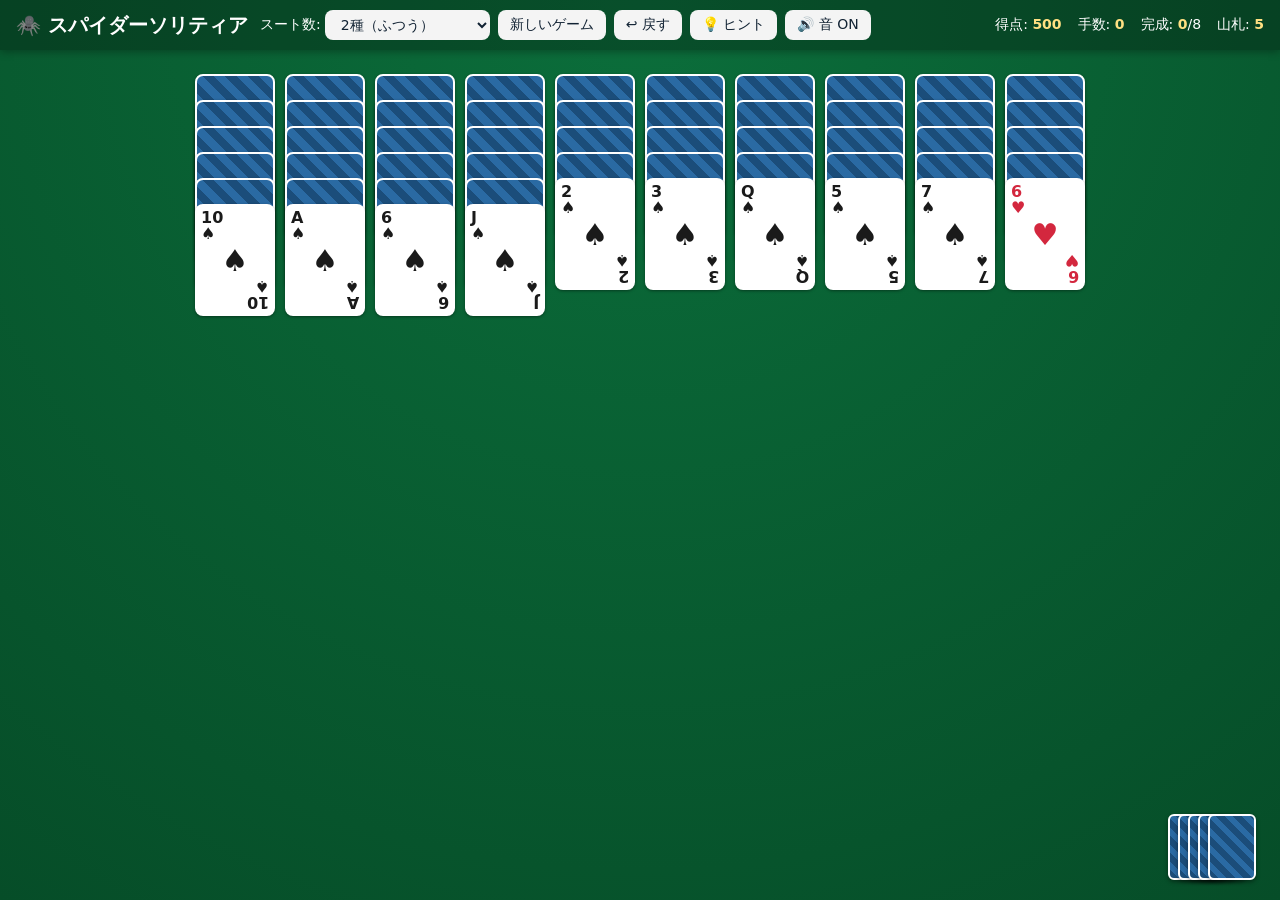
<file: index.html>
<!DOCTYPE html>
<html lang="ja">
<head>
<meta charset="UTF-8">
<meta name="viewport" content="width=device-width, initial-scale=1.0">
<title>スパイダーソリティア</title>
<link rel="stylesheet" href="style.css">
</head>
<body>
  <header class="topbar">
    <h1>🕷️ スパイダーソリティア</h1>
    <div class="controls">
      <label class="difficulty">
        スート数:
        <select id="suitSelect">
          <option value="1">1種（やさしい）</option>
          <option value="2" selected>2種（ふつう）</option>
          <option value="4">4種（むずかしい）</option>
        </select>
      </label>
      <button id="newGameBtn">新しいゲーム</button>
      <button id="undoBtn" title="一手戻す">↩ 戻す</button>
      <button id="hintBtn" title="ヒント">💡 ヒント</button>
      <button id="soundBtn" title="効果音の切り替え">🔊 音 ON</button>
    </div>
    <div class="stats">
      <span>得点: <b id="score">500</b></span>
      <span>手数: <b id="moves">0</b></span>
      <span>完成: <b id="completed">0</b>/8</span>
      <span>山札: <b id="stockCount">5</b></span>
    </div>
  </header>

  <main id="board" class="board"></main>

  <div id="stockArea" class="stock-area" title="クリックで配る">
    <div id="stockPile" class="stock-pile"></div>
  </div>

  <div id="winOverlay" class="overlay hidden">
    <div class="overlay-card">
      <h2>🎉 クリア！</h2>
      <p id="winText"></p>
      <button id="winNewGameBtn">もう一度遊ぶ</button>
    </div>
  </div>

  <script src="game.js"></script>
</body>
</html>
</file>
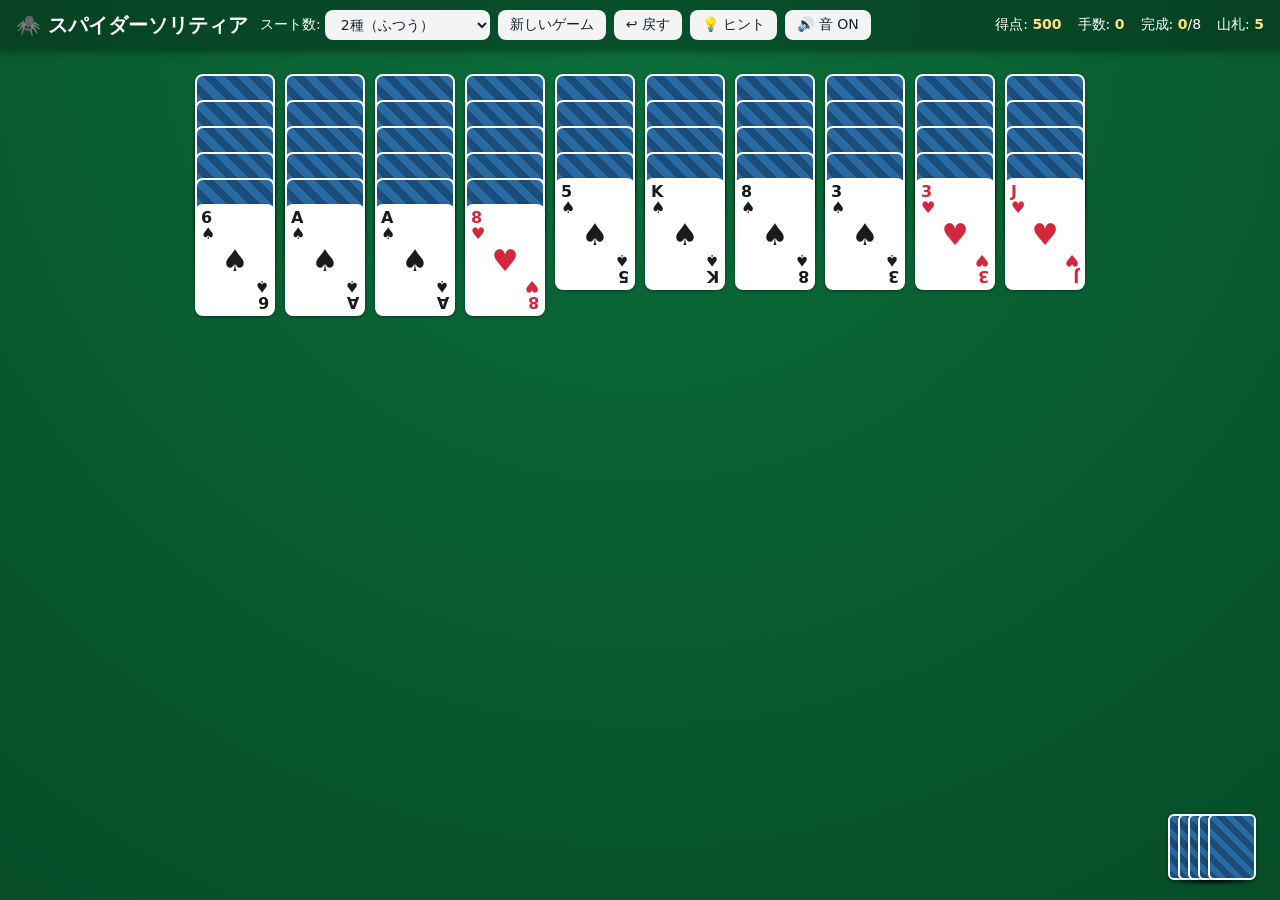
<file: spider.html>
<!DOCTYPE html>
<html lang="ja">
<head>
<meta charset="UTF-8">
<meta name="viewport" content="width=device-width, initial-scale=1.0">
<title>スパイダーソリティア</title>
<style>
* { box-sizing: border-box; margin: 0; padding: 0; }

:root {
  --card-w: 80px;
  --card-h: 112px;
  --stack-offset: 26px;
  --felt: #0b6e3b;
  --felt-dark: #064d28;
}

body {
  font-family: "Hiragino Kaku Gothic ProN", "Yu Gothic", "Meiryo", system-ui, sans-serif;
  background: radial-gradient(circle at 50% 0%, var(--felt) 0%, var(--felt-dark) 100%);
  color: #fff;
  min-height: 100vh;
  padding-bottom: 160px;
  user-select: none;
  -webkit-user-select: none;
}

.topbar {
  display: flex;
  flex-wrap: wrap;
  align-items: center;
  gap: 12px;
  padding: 10px 16px;
  background: rgba(0, 0, 0, 0.28);
  box-shadow: 0 2px 8px rgba(0, 0, 0, 0.3);
  position: sticky;
  top: 0;
  z-index: 50;
}

.topbar h1 { font-size: 20px; white-space: nowrap; }

.controls { display: flex; flex-wrap: wrap; gap: 8px; align-items: center; }

.controls button, .difficulty select {
  font: inherit;
  font-size: 14px;
  padding: 6px 12px;
  border: none;
  border-radius: 8px;
  background: #f4f4f4;
  color: #123;
  cursor: pointer;
  transition: transform 0.08s, background 0.15s;
}
.controls button:hover { background: #fff; }
.controls button:active { transform: scale(0.95); }
.difficulty { font-size: 14px; display: flex; align-items: center; gap: 4px; }

.stats {
  display: flex;
  gap: 16px;
  margin-left: auto;
  font-size: 14px;
  white-space: nowrap;
}
.stats b { color: #ffe082; }

.board {
  display: grid;
  grid-template-columns: repeat(10, var(--card-w));
  gap: 10px;
  justify-content: center;
  padding: 24px 12px;
  min-height: 400px;
}

.column {
  position: relative;
  width: var(--card-w);
  min-height: var(--card-h);
  border-radius: 8px;
}
.column.empty-slot {
  border: 2px dashed rgba(255, 255, 255, 0.25);
}
.column.drop-target::after {
  content: "";
  position: absolute;
  inset: 0;
  border-radius: 8px;
  border: 3px solid #ffe082;
  box-shadow: 0 0 14px #ffe082;
  pointer-events: none;
}

.card {
  position: absolute;
  width: var(--card-w);
  height: var(--card-h);
  border-radius: 8px;
  background: #fff;
  box-shadow: 0 1px 3px rgba(0, 0, 0, 0.4);
  cursor: pointer;
  display: flex;
  flex-direction: column;
  justify-content: space-between;
  padding: 6px;
  font-weight: 700;
  transition: box-shadow 0.1s;
}
.card.red { color: #d3273e; }
.card.black { color: #1a1a1a; }

.card .corner { font-size: 16px; line-height: 1; }
.card .corner.bottom { align-self: flex-end; transform: rotate(180deg); }
.card .center { font-size: 30px; text-align: center; }

.card.face-down {
  background: repeating-linear-gradient(45deg, #1b4d7a, #1b4d7a 8px, #2a6aa3 8px, #2a6aa3 16px);
  border: 2px solid #fff;
  color: transparent;
}
.card.face-down .corner, .card.face-down .center { visibility: hidden; }

.card.selected {
  box-shadow: 0 0 0 3px #ffe082, 0 4px 10px rgba(0, 0, 0, 0.5);
  transform: translateY(-4px);
}
.card.hint {
  animation: hintPulse 0.6s ease-in-out 3;
}
@keyframes hintPulse {
  0%, 100% { box-shadow: 0 1px 3px rgba(0,0,0,0.4); }
  50% { box-shadow: 0 0 0 4px #4fc3f7, 0 0 16px #4fc3f7; }
}

.stock-area {
  position: fixed;
  bottom: 20px;
  right: 24px;
  z-index: 40;
}
.stock-pile {
  display: flex;
  cursor: pointer;
}
.stock-pile .deck-back {
  width: 48px;
  height: 66px;
  border-radius: 6px;
  background: repeating-linear-gradient(45deg, #1b4d7a, #1b4d7a 6px, #2a6aa3 6px, #2a6aa3 12px);
  border: 2px solid #fff;
  margin-left: -38px;
  box-shadow: 0 2px 4px rgba(0, 0, 0, 0.4);
}
.stock-pile .deck-back:first-child { margin-left: 0; }
.stock-pile.disabled { opacity: 0.35; cursor: not-allowed; }

.overlay {
  position: fixed;
  inset: 0;
  background: rgba(0, 0, 0, 0.65);
  display: flex;
  align-items: center;
  justify-content: center;
  z-index: 100;
}
.overlay.hidden { display: none; }
.overlay-card {
  background: #fff;
  color: #123;
  padding: 32px 48px;
  border-radius: 16px;
  text-align: center;
  box-shadow: 0 10px 40px rgba(0, 0, 0, 0.5);
}
.overlay-card h2 { font-size: 32px; margin-bottom: 12px; }
.overlay-card p { margin-bottom: 20px; font-size: 16px; }
.overlay-card button {
  font: inherit;
  font-size: 16px;
  padding: 10px 24px;
  border: none;
  border-radius: 10px;
  background: var(--felt);
  color: #fff;
  cursor: pointer;
}
.overlay-card button:hover { background: var(--felt-dark); }

@media (max-width: 880px) {
  :root { --card-w: 58px; --card-h: 82px; --stack-offset: 19px; }
  .board { grid-template-columns: repeat(10, var(--card-w)); gap: 5px; }
  .card .center { font-size: 22px; }
  .card .corner { font-size: 12px; }
  .topbar h1 { font-size: 16px; }
}

</style>
</head>
<body>
  <header class="topbar">
    <h1>🕷️ スパイダーソリティア</h1>
    <div class="controls">
      <label class="difficulty">
        スート数:
        <select id="suitSelect">
          <option value="1">1種（やさしい）</option>
          <option value="2" selected>2種（ふつう）</option>
          <option value="4">4種（むずかしい）</option>
        </select>
      </label>
      <button id="newGameBtn">新しいゲーム</button>
      <button id="undoBtn" title="一手戻す">↩ 戻す</button>
      <button id="hintBtn" title="ヒント">💡 ヒント</button>
      <button id="soundBtn" title="効果音の切り替え">🔊 音 ON</button>
    </div>
    <div class="stats">
      <span>得点: <b id="score">500</b></span>
      <span>手数: <b id="moves">0</b></span>
      <span>完成: <b id="completed">0</b>/8</span>
      <span>山札: <b id="stockCount">5</b></span>
    </div>
  </header>

  <main id="board" class="board"></main>

  <div id="stockArea" class="stock-area" title="クリックで配る">
    <div id="stockPile" class="stock-pile"></div>
  </div>

  <div id="winOverlay" class="overlay hidden">
    <div class="overlay-card">
      <h2>🎉 クリア！</h2>
      <p id="winText"></p>
      <button id="winNewGameBtn">もう一度遊ぶ</button>
    </div>
  </div>

  <script>
/* スパイダーソリティア — 効果音付き
 * 効果音は Web Audio API で生成（外部ファイル不要）
 */
(() => {
  "use strict";

  const SUITS = ["♠", "♥", "♦", "♣"];
  const RED = new Set(["♥", "♦"]);
  const RANKS = ["A", "2", "3", "4", "5", "6", "7", "8", "9", "10", "J", "Q", "K"];
  const NUM_COLUMNS = 10;

  // ---------- 効果音（Web Audio） ----------
  const Sound = {
    ctx: null,
    enabled: true,
    ensure() {
      if (!this.ctx) {
        const AC = window.AudioContext || window.webkitAudioContext;
        if (AC) this.ctx = new AC();
      }
      if (this.ctx && this.ctx.state === "suspended") this.ctx.resume();
    },
    tone(freq, dur, type = "sine", gain = 0.15, when = 0) {
      if (!this.enabled || !this.ctx) return;
      const t0 = this.ctx.currentTime + when;
      const osc = this.ctx.createOscillator();
      const g = this.ctx.createGain();
      osc.type = type;
      osc.frequency.setValueAtTime(freq, t0);
      g.gain.setValueAtTime(0, t0);
      g.gain.linearRampToValueAtTime(gain, t0 + 0.008);
      g.gain.exponentialRampToValueAtTime(0.0001, t0 + dur);
      osc.connect(g).connect(this.ctx.destination);
      osc.start(t0);
      osc.stop(t0 + dur + 0.02);
    },
    // カードを置く
    place() { this.ensure(); this.tone(330, 0.08, "triangle", 0.18); },
    // カードを拾う/選択
    pick() { this.ensure(); this.tone(520, 0.05, "sine", 0.12); },
    // 配る（パラパラ）
    deal() {
      this.ensure();
      for (let i = 0; i < 5; i++) this.tone(260 + Math.random() * 80, 0.05, "triangle", 0.08, i * 0.05);
    },
    // 無効な操作
    invalid() { this.ensure(); this.tone(160, 0.18, "sawtooth", 0.12); },
    // 1スート完成
    complete() {
      this.ensure();
      [523, 659, 784, 1047].forEach((f, i) => this.tone(f, 0.18, "sine", 0.18, i * 0.09));
    },
    // クリア（ファンファーレ）
    win() {
      this.ensure();
      const notes = [523, 587, 659, 784, 880, 1047, 1318];
      notes.forEach((f, i) => this.tone(f, 0.28, "triangle", 0.2, i * 0.12));
    },
    // 戻す
    undo() { this.ensure(); this.tone(400, 0.06, "sine", 0.1); this.tone(300, 0.06, "sine", 0.1, 0.06); },
  };

  // ---------- ゲーム状態 ----------
  let state = null;

  function makeCard(suit, rank) {
    return { suit, rank, value: RANKS.indexOf(rank) + 1, faceUp: false };
  }

  function buildDeck(numSuits) {
    // スパイダーは常に104枚（8デッキ分のランク）。指定スート数を循環使用。
    const usedSuits = SUITS.slice(0, numSuits);
    const deck = [];
    const copies = 8 / numSuits; // 1→8, 2→4, 4→2
    for (let c = 0; c < copies; c++) {
      for (const suit of usedSuits) {
        for (const rank of RANKS) deck.push(makeCard(suit, rank));
      }
    }
    return deck; // 104枚
  }

  function shuffle(arr) {
    for (let i = arr.length - 1; i > 0; i--) {
      const j = Math.floor(Math.random() * (i + 1));
      [arr[i], arr[j]] = [arr[j], arr[i]];
    }
    return arr;
  }

  function newGame(numSuits) {
    const deck = shuffle(buildDeck(numSuits));
    const columns = Array.from({ length: NUM_COLUMNS }, () => []);
    // 最初の4列は6枚、残り6列は5枚 = 54枚
    for (let i = 0; i < 54; i++) {
      const col = i % NUM_COLUMNS;
      columns[col].push(deck.pop());
    }
    // 各列の一番上だけ表向き
    for (const col of columns) {
      if (col.length) col[col.length - 1].faceUp = true;
    }
    // 残り50枚を10枚ずつ5回の山札に
    const stock = [];
    while (deck.length) stock.push(deck.splice(0, NUM_COLUMNS));

    state = {
      numSuits,
      columns,
      stock,
      completed: 0,
      score: 500,
      moves: 0,
      selected: null, // { col, index }
      history: [],
      won: false,
    };
    render();
  }

  // ---------- 連続列の判定 ----------
  // index から末尾までが「同スートで降順に連続」しているか
  function isMovableSequence(col, index) {
    const cards = state.columns[col];
    if (index < 0 || index >= cards.length) return false;
    if (!cards[index].faceUp) return false;
    for (let i = index; i < cards.length - 1; i++) {
      const a = cards[i], b = cards[i + 1];
      if (a.suit !== b.suit) return false;
      if (a.value !== b.value + 1) return false;
    }
    return true;
  }

  function canDropOn(targetCol, movingValue) {
    const cards = state.columns[targetCol];
    if (cards.length === 0) return true; // 空列には何でも置ける
    const top = cards[cards.length - 1];
    return top.faceUp && top.value === movingValue + 1;
  }

  // ---------- 操作 ----------
  function snapshot() {
    return JSON.stringify({
      columns: state.columns,
      stock: state.stock,
      completed: state.completed,
      score: state.score,
      moves: state.moves,
    });
  }

  function pushHistory() {
    state.history.push(snapshot());
    if (state.history.length > 200) state.history.shift();
  }

  function undo() {
    if (!state.history.length) { Sound.invalid(); return; }
    const snap = JSON.parse(state.history.pop());
    state.columns = snap.columns;
    state.stock = snap.stock;
    state.completed = snap.completed;
    state.score = snap.score;
    state.moves = snap.moves;
    state.selected = null;
    state.won = false;
    Sound.undo();
    render();
  }

  function selectAt(col, index) {
    if (isMovableSequence(col, index)) {
      state.selected = { col, index };
      Sound.pick();
    } else {
      Sound.invalid();
      state.selected = null;
    }
    render();
  }

  function tryMoveTo(targetCol) {
    const sel = state.selected;
    if (!sel) return false;
    const moving = state.columns[sel.col].slice(sel.index);
    if (sel.col === targetCol) { state.selected = null; render(); return false; }
    if (!canDropOn(targetCol, moving[0].value)) {
      Sound.invalid();
      state.selected = null;
      render();
      return false;
    }
    pushHistory();
    state.columns[sel.col].splice(sel.index);
    state.columns[targetCol].push(...moving);
    // 移動元の新しい末尾を表向きに
    const src = state.columns[sel.col];
    if (src.length && !src[src.length - 1].faceUp) src[src.length - 1].faceUp = true;
    state.score -= 1;
    state.moves += 1;
    state.selected = null;
    Sound.place();
    checkCompletedSequences(targetCol);
    render();
    checkWin();
    return true;
  }

  // K→A の同スート13枚が揃ったら除去
  function checkCompletedSequences(col) {
    const cards = state.columns[col];
    if (cards.length < 13) return;
    const start = cards.length - 13;
    for (let i = start; i < cards.length; i++) {
      if (!cards[i].faceUp) return;
    }
    // 末尾13枚が K(13)→A(1) 同スート連番か
    for (let i = start; i < cards.length; i++) {
      if (cards[i].value !== 13 - (i - start)) return;
      if (cards[i].suit !== cards[start].suit) return;
    }
    cards.splice(start, 13);
    if (cards.length && !cards[cards.length - 1].faceUp) {
      cards[cards.length - 1].faceUp = true;
    }
    state.completed += 1;
    state.score += 100;
    Sound.complete();
  }

  function dealFromStock() {
    if (!state.stock.length) { Sound.invalid(); return; }
    // 空の列があると配れない（ルール）
    if (state.columns.some(c => c.length === 0)) {
      Sound.invalid();
      flashMessage();
      return;
    }
    pushHistory();
    const row = state.stock.pop();
    row.forEach((card, i) => {
      card.faceUp = true;
      state.columns[i].push(card);
    });
    state.moves += 1;
    Sound.deal();
    // 配った後に完成列ができることもある
    for (let c = 0; c < NUM_COLUMNS; c++) checkCompletedSequences(c);
    render();
    checkWin();
  }

  function flashMessage() {
    const el = document.getElementById("stockCount");
    el.style.color = "#ff5252";
    setTimeout(() => { el.style.color = ""; }, 500);
  }

  function checkWin() {
    if (state.completed >= 8 && !state.won) {
      state.won = true;
      Sound.win();
      const win = document.getElementById("winOverlay");
      document.getElementById("winText").textContent =
        `得点 ${state.score} ／ 手数 ${state.moves} でクリアしました！`;
      win.classList.remove("hidden");
    }
  }

  // ---------- ヒント ----------
  function showHint() {
    // 移動可能な手を探す（より長い列・実のある移動を優先）
    let best = null;
    for (let from = 0; from < NUM_COLUMNS; from++) {
      const cards = state.columns[from];
      for (let i = 0; i < cards.length; i++) {
        if (!isMovableSequence(from, i)) continue;
        const moving = cards.slice(i);
        for (let to = 0; to < NUM_COLUMNS; to++) {
          if (to === from) continue;
          if (!canDropOn(to, moving[0].value)) continue;
          const target = state.columns[to];
          // 同スートに繋がる手を高評価
          let scoreH = moving.length;
          if (target.length && target[target.length - 1].suit === moving[0].suit) scoreH += 50;
          if (target.length === 0) scoreH -= 5; // 空列移動は後回し
          if (i > 0 && !cards[i - 1].faceUp) scoreH += 20; // 裏向きを表に出せる
          if (!best || scoreH > best.scoreH) best = { from, i, to, scoreH };
        }
      }
    }
    if (!best) {
      Sound.invalid();
      flashMessage();
      return;
    }
    Sound.pick();
    render();
    // 対象カードを点滅
    const colEl = document.querySelector(`.column[data-col="${best.from}"]`);
    if (colEl) {
      const cardEls = colEl.querySelectorAll(".card");
      if (cardEls[best.i]) cardEls[best.i].classList.add("hint");
    }
    const targetEl = document.querySelector(`.column[data-col="${best.to}"]`);
    if (targetEl) {
      const cardEls = targetEl.querySelectorAll(".card");
      const last = cardEls[cardEls.length - 1];
      if (last) last.classList.add("hint");
      else targetEl.classList.add("hint");
    }
  }

  // ---------- 描画 ----------
  const board = document.getElementById("board");

  function render() {
    board.innerHTML = "";
    state.columns.forEach((cards, col) => {
      const colEl = document.createElement("div");
      colEl.className = "column" + (cards.length === 0 ? " empty-slot" : "");
      colEl.dataset.col = col;
      colEl.style.height =
        (cards.length ? (cards.length - 1) * stackOffset() + cardHeight() : cardHeight()) + "px";

      cards.forEach((card, index) => {
        const cardEl = document.createElement("div");
        cardEl.className = "card " + (card.faceUp ? (RED.has(card.suit) ? "red" : "black") : "face-down");
        cardEl.style.top = index * stackOffset() + "px";
        if (state.selected && state.selected.col === col && index >= state.selected.index) {
          cardEl.classList.add("selected");
        }
        if (card.faceUp) {
          cardEl.innerHTML =
            `<div class="corner top">${card.rank}<br>${card.suit}</div>` +
            `<div class="center">${card.suit}</div>` +
            `<div class="corner bottom">${card.rank}<br>${card.suit}</div>`;
        }
        cardEl.addEventListener("click", (e) => {
          e.stopPropagation();
          onCardClick(col, index);
        });
        colEl.appendChild(cardEl);
      });

      // 列（空白部分含む）クリックで移動先に
      colEl.addEventListener("click", () => onColumnClick(col));
      board.appendChild(colEl);
    });
    updateStats();
    renderStock();
  }

  function onCardClick(col, index) {
    if (state.won) return;
    if (state.selected) {
      // 選択中 → 同じ列の別カードを選び直すか、移動先指定
      if (state.selected.col === col) {
        // 自分の列をクリック：選択し直し or 解除
        if (index === state.selected.index) { state.selected = null; render(); return; }
        selectAt(col, index);
        return;
      }
      tryMoveTo(col);
    } else {
      selectAt(col, index);
    }
  }

  function onColumnClick(col) {
    if (state.won) return;
    if (state.selected) tryMoveTo(col);
  }

  function renderStock() {
    const pile = document.getElementById("stockPile");
    pile.innerHTML = "";
    const count = state.stock.length;
    pile.classList.toggle("disabled", count === 0);
    for (let i = 0; i < count; i++) {
      const back = document.createElement("div");
      back.className = "deck-back";
      pile.appendChild(back);
    }
    document.getElementById("stockCount").textContent = count;
  }

  function updateStats() {
    document.getElementById("score").textContent = state.score;
    document.getElementById("moves").textContent = state.moves;
    document.getElementById("completed").textContent = state.completed;
  }

  function stackOffset() {
    return parseInt(getComputedStyle(document.documentElement).getPropertyValue("--stack-offset"));
  }
  function cardHeight() {
    return parseInt(getComputedStyle(document.documentElement).getPropertyValue("--card-h"));
  }

  // ---------- UI 配線 ----------
  document.getElementById("newGameBtn").addEventListener("click", () => {
    Sound.ensure();
    newGame(parseInt(document.getElementById("suitSelect").value));
  });
  document.getElementById("suitSelect").addEventListener("change", (e) => {
    newGame(parseInt(e.target.value));
  });
  document.getElementById("undoBtn").addEventListener("click", undo);
  document.getElementById("hintBtn").addEventListener("click", () => { Sound.ensure(); showHint(); });
  document.getElementById("stockArea").addEventListener("click", () => { Sound.ensure(); dealFromStock(); });
  document.getElementById("winNewGameBtn").addEventListener("click", () => {
    document.getElementById("winOverlay").classList.add("hidden");
    newGame(parseInt(document.getElementById("suitSelect").value));
  });

  const soundBtn = document.getElementById("soundBtn");
  soundBtn.addEventListener("click", () => {
    Sound.enabled = !Sound.enabled;
    Sound.ensure();
    soundBtn.textContent = Sound.enabled ? "🔊 音 ON" : "🔇 音 OFF";
    if (Sound.enabled) Sound.pick();
  });

  // 空白クリックで選択解除
  document.addEventListener("click", (e) => {
    if (state && state.selected && !e.target.closest(".column") && !e.target.closest(".stock-area")) {
      state.selected = null;
      render();
    }
  });

  // 初回スタート
  newGame(2);
})();

</script>
</body>
</html>
</file>
<file: style.css>
* { box-sizing: border-box; margin: 0; padding: 0; }

:root {
  --card-w: 80px;
  --card-h: 112px;
  --stack-offset: 26px;
  --felt: #0b6e3b;
  --felt-dark: #064d28;
}

body {
  font-family: "Hiragino Kaku Gothic ProN", "Yu Gothic", "Meiryo", system-ui, sans-serif;
  background: radial-gradient(circle at 50% 0%, var(--felt) 0%, var(--felt-dark) 100%);
  color: #fff;
  min-height: 100vh;
  padding-bottom: 160px;
  user-select: none;
  -webkit-user-select: none;
}

.topbar {
  display: flex;
  flex-wrap: wrap;
  align-items: center;
  gap: 12px;
  padding: 10px 16px;
  background: rgba(0, 0, 0, 0.28);
  box-shadow: 0 2px 8px rgba(0, 0, 0, 0.3);
  position: sticky;
  top: 0;
  z-index: 50;
}

.topbar h1 { font-size: 20px; white-space: nowrap; }

.controls { display: flex; flex-wrap: wrap; gap: 8px; align-items: center; }

.controls button, .difficulty select {
  font: inherit;
  font-size: 14px;
  padding: 6px 12px;
  border: none;
  border-radius: 8px;
  background: #f4f4f4;
  color: #123;
  cursor: pointer;
  transition: transform 0.08s, background 0.15s;
}
.controls button:hover { background: #fff; }
.controls button:active { transform: scale(0.95); }
.difficulty { font-size: 14px; display: flex; align-items: center; gap: 4px; }

.stats {
  display: flex;
  gap: 16px;
  margin-left: auto;
  font-size: 14px;
  white-space: nowrap;
}
.stats b { color: #ffe082; }

.board {
  display: grid;
  grid-template-columns: repeat(10, var(--card-w));
  gap: 10px;
  justify-content: center;
  padding: 24px 12px;
  min-height: 400px;
}

.column {
  position: relative;
  width: var(--card-w);
  min-height: var(--card-h);
  border-radius: 8px;
}
.column.empty-slot {
  border: 2px dashed rgba(255, 255, 255, 0.25);
}
.column.drop-target::after {
  content: "";
  position: absolute;
  inset: 0;
  border-radius: 8px;
  border: 3px solid #ffe082;
  box-shadow: 0 0 14px #ffe082;
  pointer-events: none;
}

.card {
  position: absolute;
  width: var(--card-w);
  height: var(--card-h);
  border-radius: 8px;
  background: #fff;
  box-shadow: 0 1px 3px rgba(0, 0, 0, 0.4);
  cursor: pointer;
  display: flex;
  flex-direction: column;
  justify-content: space-between;
  padding: 6px;
  font-weight: 700;
  transition: box-shadow 0.1s;
}
.card.red { color: #d3273e; }
.card.black { color: #1a1a1a; }

.card .corner { font-size: 16px; line-height: 1; }
.card .corner.bottom { align-self: flex-end; transform: rotate(180deg); }
.card .center { font-size: 30px; text-align: center; }

.card.face-down {
  background: repeating-linear-gradient(45deg, #1b4d7a, #1b4d7a 8px, #2a6aa3 8px, #2a6aa3 16px);
  border: 2px solid #fff;
  color: transparent;
}
.card.face-down .corner, .card.face-down .center { visibility: hidden; }

.card.selected {
  box-shadow: 0 0 0 3px #ffe082, 0 4px 10px rgba(0, 0, 0, 0.5);
  transform: translateY(-4px);
}
.card.hint {
  animation: hintPulse 0.6s ease-in-out 3;
}
@keyframes hintPulse {
  0%, 100% { box-shadow: 0 1px 3px rgba(0,0,0,0.4); }
  50% { box-shadow: 0 0 0 4px #4fc3f7, 0 0 16px #4fc3f7; }
}

.stock-area {
  position: fixed;
  bottom: 20px;
  right: 24px;
  z-index: 40;
}
.stock-pile {
  display: flex;
  cursor: pointer;
}
.stock-pile .deck-back {
  width: 48px;
  height: 66px;
  border-radius: 6px;
  background: repeating-linear-gradient(45deg, #1b4d7a, #1b4d7a 6px, #2a6aa3 6px, #2a6aa3 12px);
  border: 2px solid #fff;
  margin-left: -38px;
  box-shadow: 0 2px 4px rgba(0, 0, 0, 0.4);
}
.stock-pile .deck-back:first-child { margin-left: 0; }
.stock-pile.disabled { opacity: 0.35; cursor: not-allowed; }

.overlay {
  position: fixed;
  inset: 0;
  background: rgba(0, 0, 0, 0.65);
  display: flex;
  align-items: center;
  justify-content: center;
  z-index: 100;
}
.overlay.hidden { display: none; }
.overlay-card {
  background: #fff;
  color: #123;
  padding: 32px 48px;
  border-radius: 16px;
  text-align: center;
  box-shadow: 0 10px 40px rgba(0, 0, 0, 0.5);
}
.overlay-card h2 { font-size: 32px; margin-bottom: 12px; }
.overlay-card p { margin-bottom: 20px; font-size: 16px; }
.overlay-card button {
  font: inherit;
  font-size: 16px;
  padding: 10px 24px;
  border: none;
  border-radius: 10px;
  background: var(--felt);
  color: #fff;
  cursor: pointer;
}
.overlay-card button:hover { background: var(--felt-dark); }

@media (max-width: 880px) {
  :root { --card-w: 58px; --card-h: 82px; --stack-offset: 19px; }
  .board { grid-template-columns: repeat(10, var(--card-w)); gap: 5px; }
  .card .center { font-size: 22px; }
  .card .corner { font-size: 12px; }
  .topbar h1 { font-size: 16px; }
}
</file>
